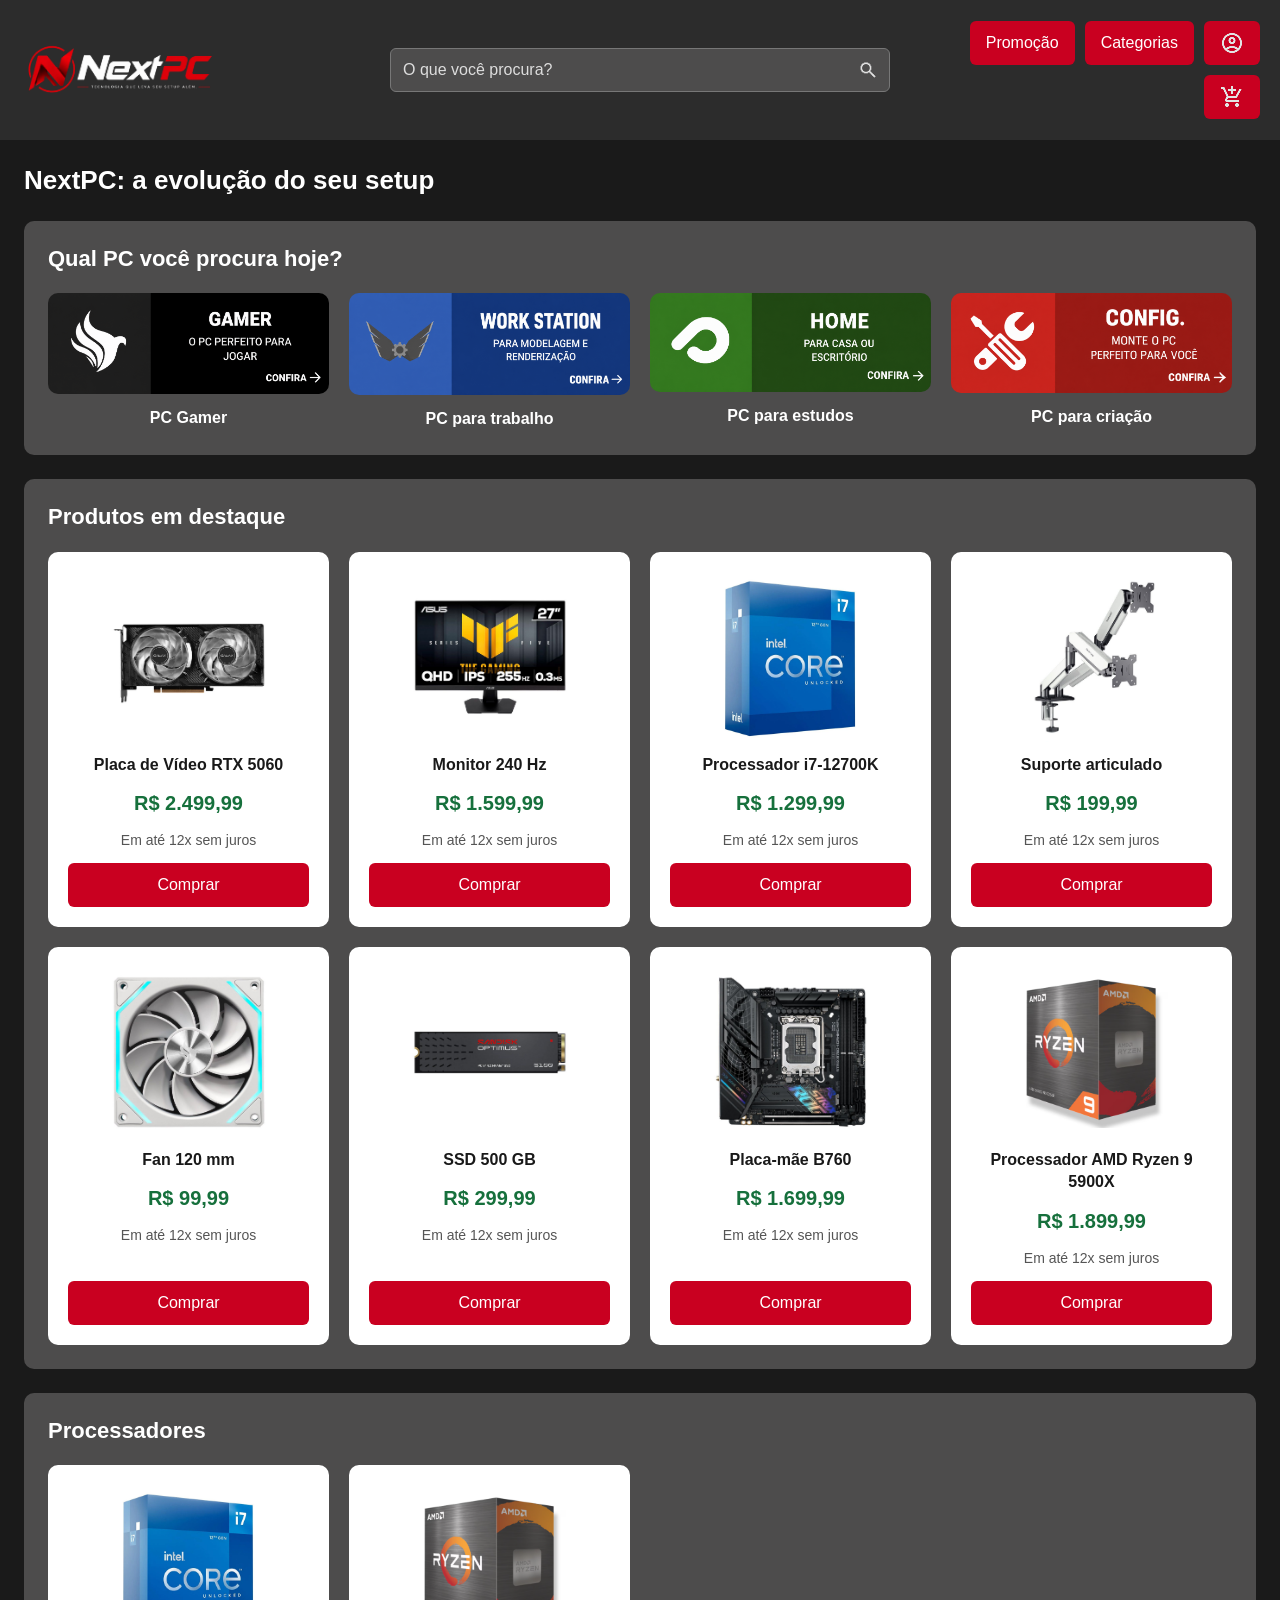
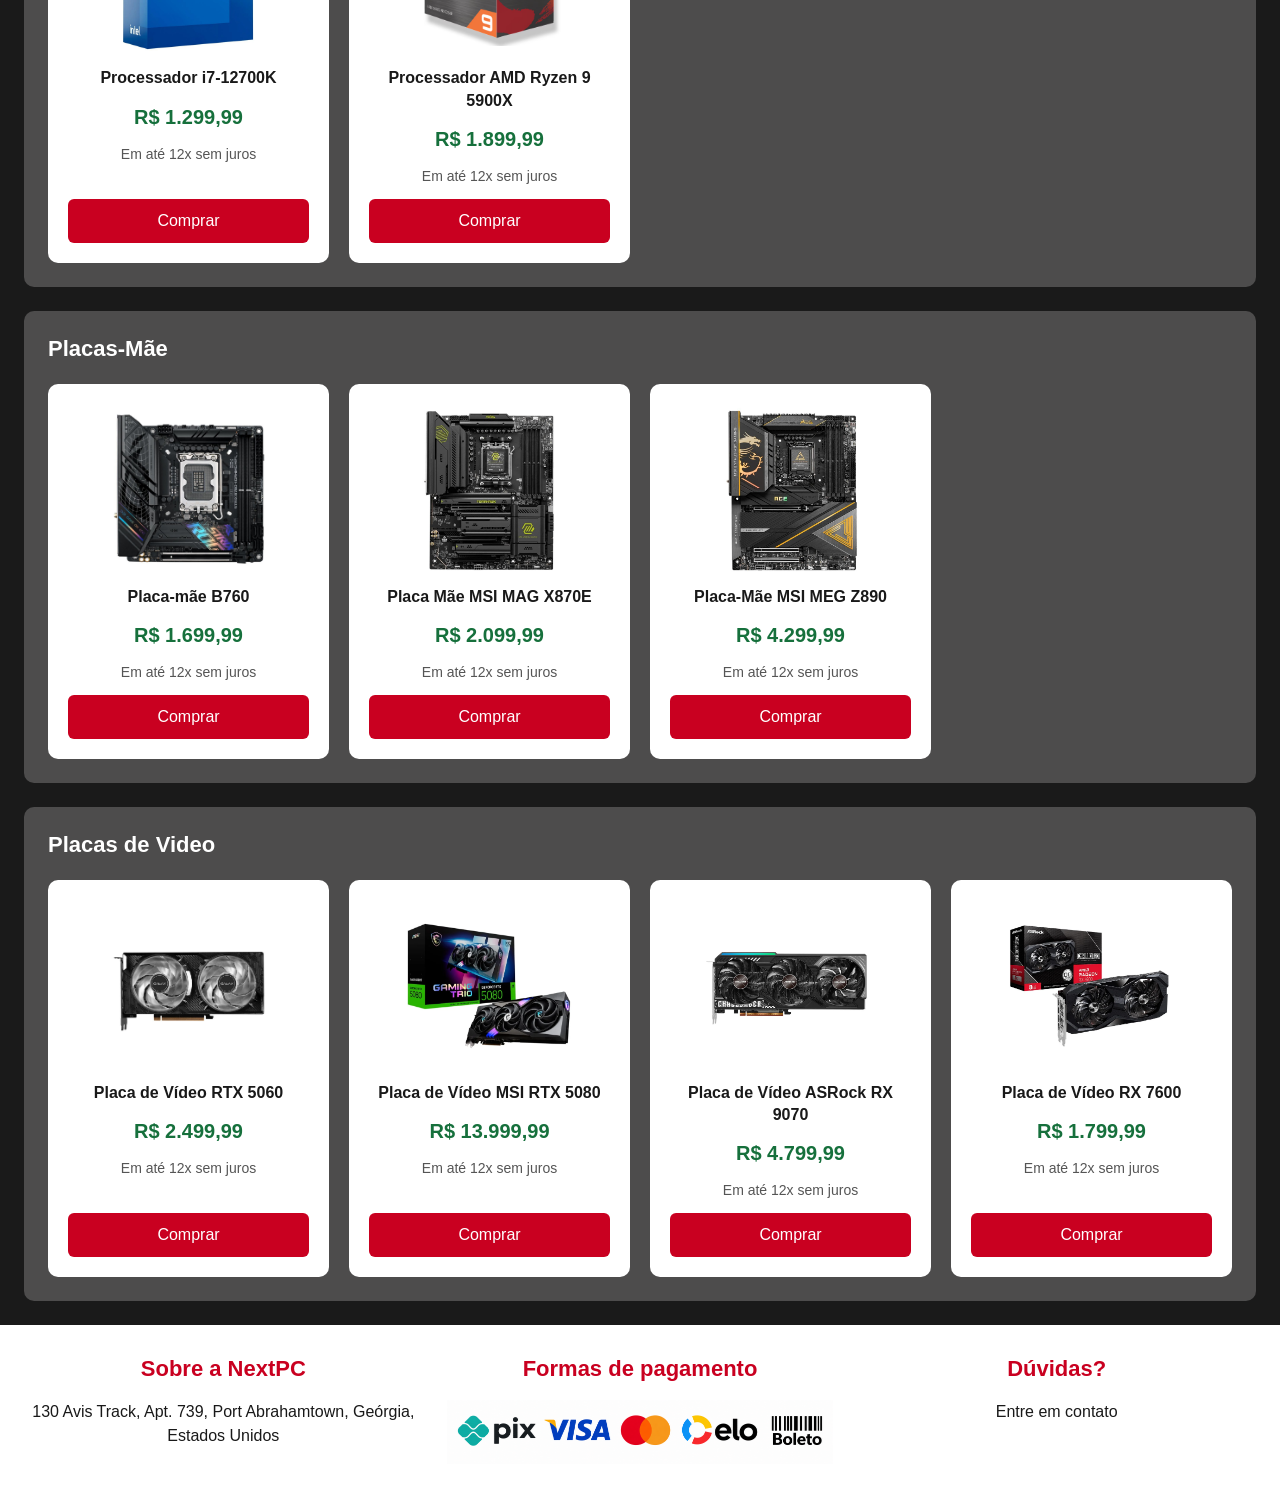
<file: index.html>
<!DOCTYPE html>
<html lang="pt-BR">
<head>
    <meta charset="UTF-8">
    <meta name="viewport" content="width=device-width, initial-scale=1.0">
    <title>NextPC</title>
    <link rel="stylesheet" href="css/style.css">
</head>

<body>

    <header>

        <div class="menu-superior">

            <a class="logo" href="index.html">
                <img src="imagens/logo.png" alt="NextPC">
            </a>

            <div class="barra-pesquisa">
                <input type="search" placeholder="O que você procura?">
                <img class="lupa" src="imagens/lupa.png">
            </div>

            <nav>
                <a href="#produtos">Promoção</a>
                <a href="categorias.html">Categorias</a>
                <a class="icone-conta" href="#"><img src="imagens/conta.png" alt="Conta"></a>
                <a class="icone-carrinho" href="#"><img src="imagens/carrinho.png" alt="Carrinho"></a>
            </nav>


        </div>

    </header>

    <main>
        <h1>NextPC: a evolução do seu setup</h1>

        <section id="categorias" class="categorias">
            <h2>Qual PC você procura hoje?</h2>
            <div class="grade-categorias">
                <a class="categoria" href="pc-gamer.html">
                    <img src="imagens/1.png" alt="">
                    <span>PC Gamer</span>
                </a>
                <a class="categoria" href="categoria.html">
                    <img src="imagens/2.png" alt="">
                    <span>PC para trabalho</span>
                </a>
                <a class="categoria" href="categoria.html">
                    <img src="imagens/3.png" alt="">
                    <span>PC para estudos</span>
                </a>
                <a class="categoria" href="categoria.html">
                    <img src="imagens/4.png" alt="">
                    <span>PC para criação</span>
                </a>
            </div>
        </section>

        <section id="produtos" class="produtos">
            <h2>Produtos em destaque</h2>
            <div class="grade-produtos">
                <article class="card">
                    <img src="imagens/placa_de_video.png" alt="Placa de vídeo RTX 5060">
                    <h3>Placa de Vídeo RTX 5060</h3>
                    <p class="preco">R$ 2.499,99</p>
                    <p class="parcelamento">Em até 12x sem juros</p>
                    <a class="botao" href="produto.html">Comprar</a>
                </article>

                <article class="card">
                    <img src="imagens/monitor.jpg" alt="Monitor 240 Hz">
                    <h3>Monitor 240 Hz</h3>
                    <p class="preco">R$ 1.599,99</p>
                    <p class="parcelamento">Em até 12x sem juros</p>
                    <a class="botao" href="produto.html">Comprar</a>
                </article>

                <article class="card">
                    <img src="imagens/processador.png" alt="Processador Intel Core i7-12700K">
                    <h3>Processador i7-12700K</h3>
                    <p class="preco">R$ 1.299,99</p>
                    <p class="parcelamento">Em até 12x sem juros</p>
                    <a class="botao" href="produto.html">Comprar</a>
                </article>

                <article class="card">
                    <img src="imagens/suporte_articulado.jpg" alt="Suporte articulado para monitor">
                    <h3>Suporte articulado</h3>
                    <p class="preco">R$ 199,99</p>
                    <p class="parcelamento">Em até 12x sem juros</p>
                    <a class="botao" href="produto.html">Comprar</a>
                </article>

                <article class="card">
                    <img src="imagens/fan.jpg" alt="Ventoinha de 120 mm">
                    <h3>Fan 120 mm</h3>
                    <p class="preco">R$ 99,99</p>
                    <p class="parcelamento">Em até 12x sem juros</p>
                    <a class="botao" href="produto.html">Comprar</a>
                </article>

                <article class="card">
                    <img src="imagens/ssd.jpg" alt="SSD de 500 GB">
                    <h3>SSD 500 GB</h3>
                    <p class="preco">R$ 299,99</p>
                    <p class="parcelamento">Em até 12x sem juros</p>
                    <a class="botao" href="produto.html">Comprar</a>
                </article>

                <article class="card">
                    <img src="imagens/placa_mae.jpg" alt="Placa-mãe B760">
                    <h3>Placa-mãe B760</h3>
                    <p class="preco">R$ 1.699,99</p>
                    <p class="parcelamento">Em até 12x sem juros</p>
                    <a class="botao" href="produto.html">Comprar</a>
                </article>

                <article class="card">
                    <img src="imagens/processador2.jpg" alt="Processador AMD Ryzen 9 5900X">
                    <h3>Processador AMD Ryzen 9 5900X</h3>
                    <p class="preco">R$ 1.899,99</p>
                    <p class="parcelamento">Em até 12x sem juros</p>
                    <a class="botao" href="produto.html">Comprar</a>
                </article>
            </div>
        </section>

        <section id="processadores" class="processadores">
            <h2>Processadores</h2>
            <div class="lista-processadores">
                <article class="card">
                    <img src="imagens/processador.png" alt="Processador Intel Core i7-12700K">
                    <h3>Processador i7-12700K</h3>
                    <p class="preco">R$ 1.299,99</p>
                    <p class="parcelamento">Em até 12x sem juros</p>
                    <a class="botao" href="produto.html">Comprar</a>
                </article>
                <article class="card">
                    <img src="imagens/processador2.jpg" alt="Processador AMD Ryzen 9 5900X">
                    <h3>Processador AMD Ryzen 9 5900X</h3>
                    <p class="preco">R$ 1.899,99</p>
                    <p class="parcelamento">Em até 12x sem juros</p>
                    <a class="botao" href="produto.html">Comprar</a>
                </article>
            </div>
        </section>

        <section id="placas-mae" class="placas-mae">
            <h2>Placas-Mãe</h2>
            <div class="lista-placas-mae">
                <article class="card">
                    <img src="imagens/placa_mae.jpg" alt="Placa-mãe B760">
                    <h3>Placa-mãe B760</h3>
                    <p class="preco">R$ 1.699,99</p>
                    <p class="parcelamento">Em até 12x sem juros</p>
                    <a class="botao" href="produto.html">Comprar</a>
                </article>
                <article class="card">
                    <img src="imagens/placa_mae2.jpg" alt="Placa Mãe MSI MAG X870E">
                    <h3>Placa Mãe MSI MAG X870E</h3>
                    <p class="preco">R$ 2.099,99</p>
                    <p class="parcelamento">Em até 12x sem juros</p>
                    <a class="botao" href="produto.html">Comprar</a>
                </article>
                <article class="card">
                    <img src="imagens/placa_mae3.jpg" alt="Placa-Mãe MSI MEG Z890">
                    <h3>Placa-Mãe MSI MEG Z890</h3>
                    <p class="preco">R$ 4.299,99</p>
                    <p class="parcelamento">Em até 12x sem juros</p>
                    <a class="botao" href="produto.html">Comprar</a>
                </article>
            </div>
        </section>

        <section id="placas-video" class="placas-video">
            <h2>Placas de Video</h2>
            <div class="lista-placas-video">
                <article class="card">
                    <img src="imagens/placa_de_video.png" alt="Placa de vídeo RTX 5060">
                    <h3>Placa de Vídeo RTX 5060</h3>
                    <p class="preco">R$ 2.499,99</p>
                    <p class="parcelamento">Em até 12x sem juros</p>
                    <a class="botao" href="produto.html">Comprar</a>
                </article>
                <article class="card">
                    <img src="imagens/placa_de_video2.png" alt="Placa Mãe MSI MAG X870E">
                    <h3>Placa de Vídeo MSI RTX 5080</h3>
                    <p class="preco">R$ 13.999,99</p>
                    <p class="parcelamento">Em até 12x sem juros</p>
                    <a class="botao" href="produto.html">Comprar</a>
                </article>
                <article class="card">
                    <img src="imagens/placa_de_video3.png" alt="Placa-Mãe MSI MEG Z890">
                    <h3>Placa de Vídeo ASRock RX 9070</h3>
                    <p class="preco">R$ 4.799,99</p>
                    <p class="parcelamento">Em até 12x sem juros</p>
                    <a class="botao" href="produto.html">Comprar</a>
                </article>
                <article class="card">
                    <img src="imagens/placa_de_video4.png" alt="Placa-Mãe MSI MEG Z890">
                    <h3>Placa de Vídeo RX 7600</h3>
                    <p class="preco">R$ 1.799,99</p>
                    <p class="parcelamento">Em até 12x sem juros</p>
                    <a class="botao" href="produto.html">Comprar</a>
                </article>
            </div>
        </section>

    </main>

    <footer class="footer">

        <section id="sobre">
            <h2>Sobre a NextPC</h2>
            <p>130 Avis Track, Apt. 739, Port Abrahamtown, Geórgia, Estados Unidos</p>
        </section>

        <section>
            <h2>Formas de pagamento</h2>
            <img class="pagamentos" src="imagens/formas_de_pagamento.png" alt="Formas de pagamento">
        </section>

        <section>
            <h2>Dúvidas?</h2>
            <a href="#contato">Entre em contato</a>
        </section>

    </footer>

</body>
</html>
</file>
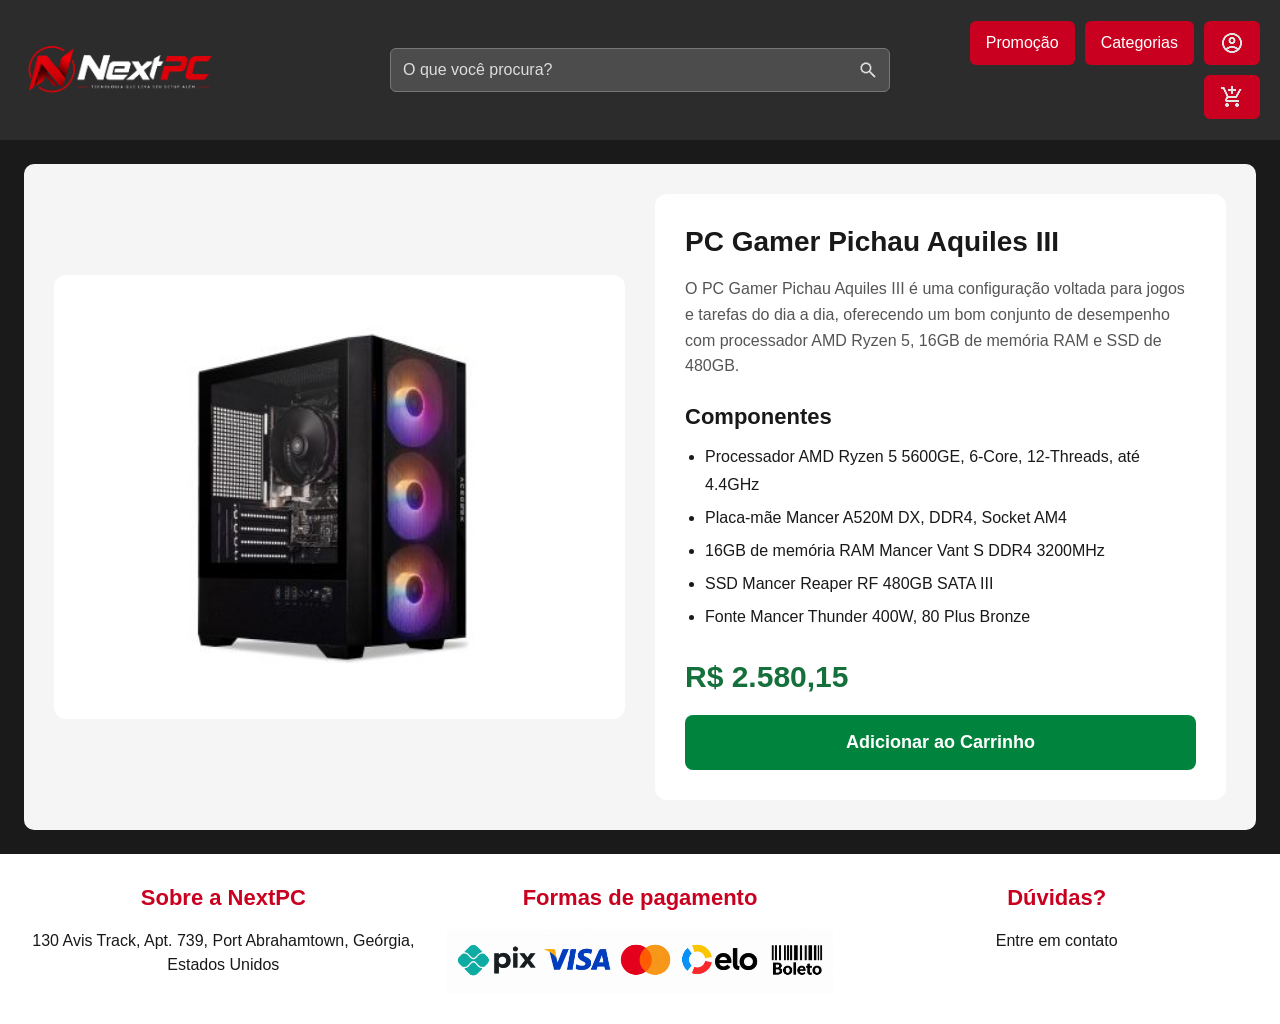
<file: aquiles-iii.html>
<!DOCTYPE html>
<html lang="pt-BR">

<head>
    <meta charset="UTF-8">
    <meta name="viewport" content="width=device-width, initial-scale=1.0">
    <title>PC Gamer Aquiles III - NextPC</title>
    <link rel="stylesheet" href="css/style.css">
</head>

<body>

    <header>

        <div class="menu-superior">

            <a class="logo" href="index.html">
                <img src="imagens/logo.png" alt="NextPC">
            </a>

            <div class="barra-pesquisa">
                <input type="search" placeholder="O que você procura?">
                <img class="lupa" src="imagens/lupa.png">
            </div>

            <nav>
                <a href="#produtos">Promoção</a>
                <a href="categorias.html">Categorias</a>
                <a class="icone-conta" href="#"><img src="imagens/conta.png" alt="Conta"></a>
                <a class="icone-carrinho" href="#"><img src="imagens/carrinho.png" alt="Carrinho"></a>
            </nav>


        </div>

    </header>

    <main>

        <section class="produto-detalhe">

            <div class="imagem-produto">
                <img src="imagens/aquiles III.jpg" alt="PC Gamer Pichau Aquiles III">
            </div>

            <div class="informacoes-produto">

                <h1>PC Gamer Pichau Aquiles III</h1>

                <p class="descricao">
                    O PC Gamer Pichau Aquiles III é uma configuração voltada para jogos
                    e tarefas do dia a dia, oferecendo um bom conjunto de desempenho
                    com processador AMD Ryzen 5, 16GB de memória RAM e SSD de 480GB.
                </p>

                <h2>Componentes</h2>

                <ul>
                    <li>Processador AMD Ryzen 5 5600GE, 6-Core, 12-Threads, até 4.4GHz</li>
                    <li>Placa-mãe Mancer A520M DX, DDR4, Socket AM4</li>
                    <li>16GB de memória RAM Mancer Vant S DDR4 3200MHz</li>
                    <li>SSD Mancer Reaper RF 480GB SATA III</li>
                    <li>Fonte Mancer Thunder 400W, 80 Plus Bronze</li>
                </ul>

                <div class="preco-produto">
                    R$ 2.580,15
                </div>

                <button class="botao-compra">
                    Adicionar ao Carrinho
                </button>

            </div>

        </section>

    </main>

    <footer class="footer">

        <section id="sobre">
            <h2>Sobre a NextPC</h2>
            <p>130 Avis Track, Apt. 739, Port Abrahamtown, Geórgia, Estados Unidos</p>
        </section>

        <section>
            <h2>Formas de pagamento</h2>
            <img class="pagamentos" src="imagens/formas_de_pagamento.png" alt="Formas de pagamento">
        </section>

        <section>
            <h2>Dúvidas?</h2>
            <a href="#contato">Entre em contato</a>
        </section>

    </footer>

</body>

</html>
</file>
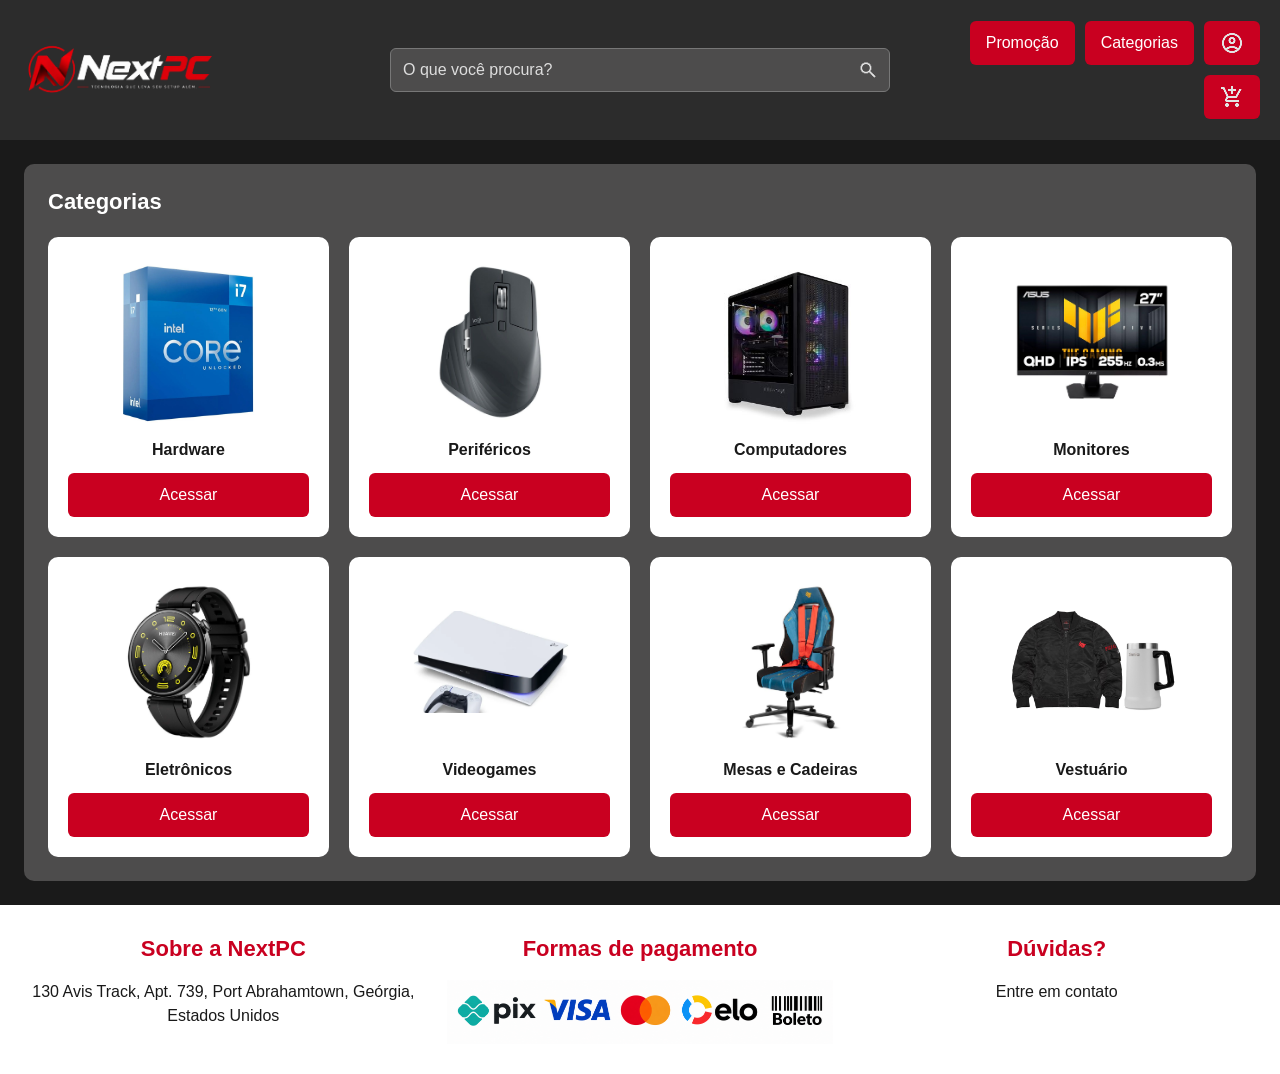
<file: categorias.html>
<!DOCTYPE html>
<html lang="pt-BR">
<head>
    <meta charset="UTF-8">
    <meta name="viewport" content="width=device-width, initial-scale=1.0">
    <title>Categoria - NextPC</title>
    <link rel="stylesheet" href="css/style.css">
</head>
<body>

    <header>

        <div class="menu-superior">

            <a class="logo" href="index.html">
                <img src="imagens/logo.png" alt="NextPC">
            </a>

            <div class="barra-pesquisa">
                <input type="search" placeholder="O que você procura?">
                <img class="lupa" src="imagens/lupa.png">
            </div>

            <nav>
                <a href="#produtos">Promoção</a>
                <a href="categorias.html">Categorias</a>
                <a class="icone-conta" href="#"><img src="imagens/conta.png" alt="Conta"></a>
                <a class="icone-carrinho" href="#"><img src="imagens/carrinho.png" alt="Carrinho"></a>
            </nav>


        </div>

    </header>

    <main>

        <section id="produtos" class="produtos">
            <h2>Categorias</h2>
            <div class="grade-produtos">

                <article class="card">
                    <img src="imagens/processador.png" alt="Hardware">
                    <h3>Hardware</h3>
                    <a class="botao" href="#">Acessar</a>
                </article>

                <article class="card">
                    <img src="imagens/Perifericos.png" alt="Periféricos">
                    <h3>Periféricos</h3>
                    <a class="botao" href="#">Acessar</a>
                </article>

                <article class="card">
                    <img src="imagens/dríade XIV.jpg" alt="Computadores">
                    <h3>Computadores</h3>
                    <a class="botao" href="pc-gamer.html">Acessar</a>
                </article>

                <article class="card">
                    <img src="imagens/monitor.jpg" alt="Monitor">
                    <h3>Monitores</h3>
                    <a class="botao" href="#">Acessar</a>
                </article>

                <article class="card">
                    <img src="imagens/Eletronicos.png" alt="Eletrônicos">
                    <h3>Eletrônicos</h3>
                    <a class="botao" href="#">Acessar</a>
                </article>

                <article class="card">
                    <img src="imagens/videogames.png" alt="Videogames">
                    <h3>Videogames</h3>
                    <a class="botao" href="#">Acessar</a>
                </article>

                <article class="card">
                    <img src="imagens/mesas_cadeiras.png" alt="Mesas e Cadeiras">
                    <h3>Mesas e Cadeiras</h3>
                    <a class="botao" href="#">Acessar</a>
                </article>

                <article class="card">
                    <img src="imagens/Vestuario.png" alt="Vestuário">
                    <h3>Vestuário</h3>
                    <a class="botao" href="#">Acessar</a>
                </article>
            </div>

        </section>       

    </main>

    <footer class="footer">

        <section id="sobre">
            <h2>Sobre a NextPC</h2>
            <p>130 Avis Track, Apt. 739, Port Abrahamtown, Geórgia, Estados Unidos</p>
        </section>

        <section>
            <h2>Formas de pagamento</h2>
            <img class="pagamentos" src="imagens/formas_de_pagamento.png" alt="Formas de pagamento">
        </section>

        <section>
            <h2>Dúvidas?</h2>
            <a href="#contato">Entre em contato</a>
        </section>

    </footer>       

</body>
</file>
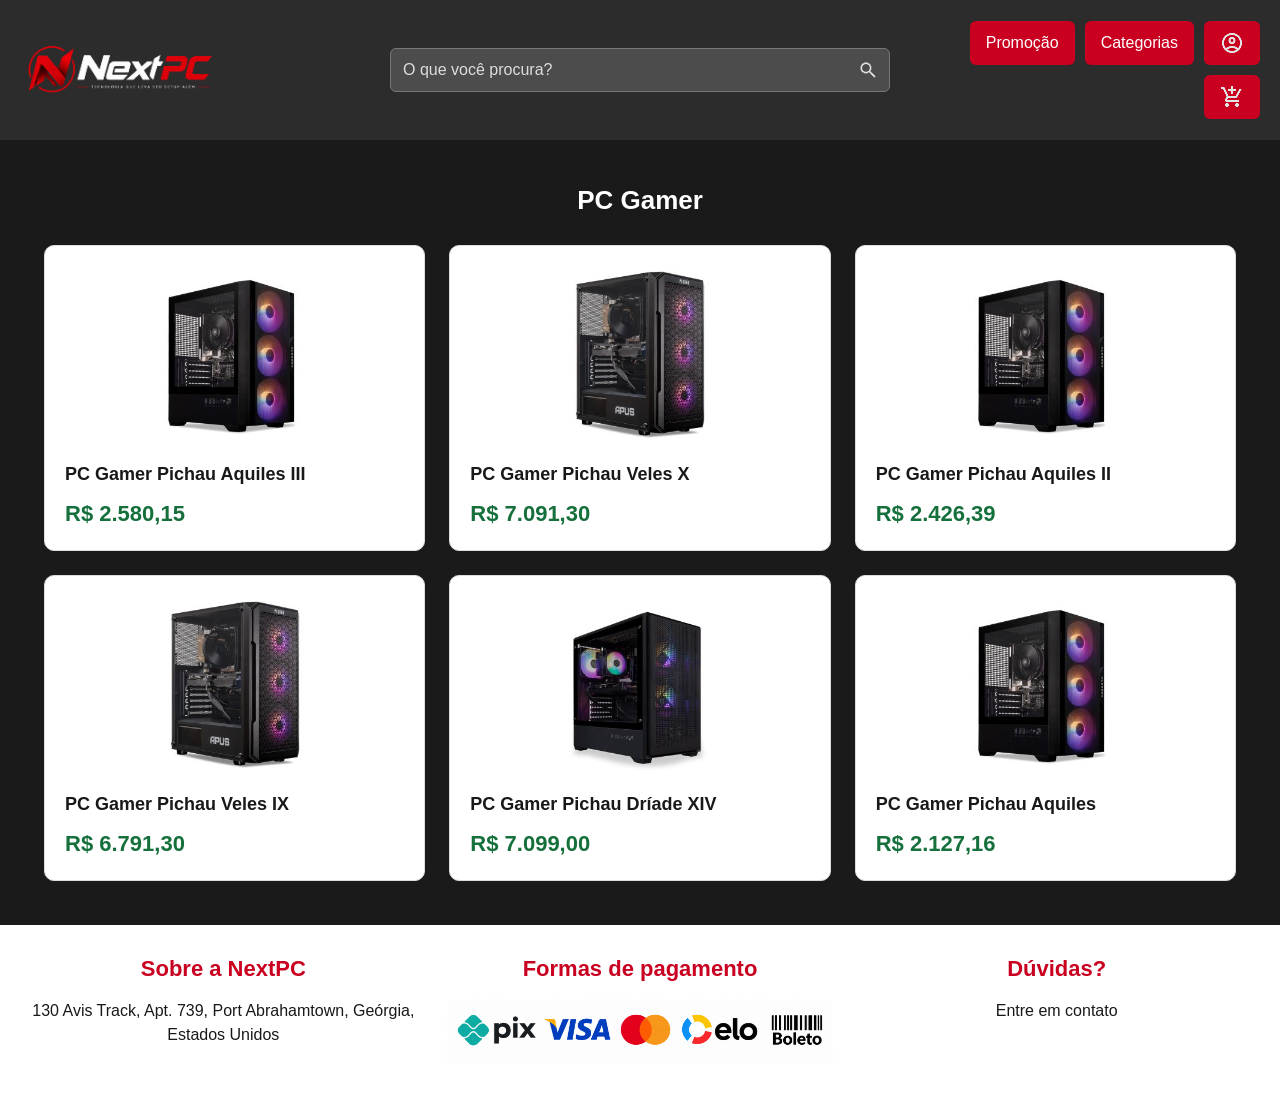
<file: pc-gamer.html>
<!DOCTYPE html>
<html lang="pt-BR">

<head>
    <meta charset="UTF-8">
    <meta name="viewport" content="width=device-width, initial-scale=1.0">
    <title>PC Gamer - NextPC</title>
    <link rel="stylesheet" href="css/style.css">
</head>

<body>

    <header>

        <div class="menu-superior">

            <a class="logo" href="index.html">
                <img src="imagens/logo.png" alt="NextPC">
            </a>

            <div class="barra-pesquisa">
                <input type="search" placeholder="O que você procura?">
                <img class="lupa" src="imagens/lupa.png">
            </div>

            <nav>
                <a href="#produtos">Promoção</a>
                <a href="categorias.html">Categorias</a>
                <a class="icone-conta" href="#"><img src="imagens/conta.png" alt="Conta"></a>
                <a class="icone-carrinho" href="#"><img src="imagens/carrinho.png" alt="Carrinho"></a>
            </nav>


        </div>

    </header>

    <main>

        <section class="categoria-pc">
            <h1>PC Gamer</h1>

            <div class="grid-produtos">

                <article class="produto">
                    <a href="aquiles-iii.html">
                        <img src="imagens/aquiles III.jpg" alt="PC Gamer Pichau Aquiles III">
                        <h2>PC Gamer Pichau Aquiles III</h2>
                        <p>R$ 2.580,15</p>
                    </a>
                </article>

                <article class="produto">
                    <a href="#">
                        <img src="imagens/veles X.jpg" alt="PC Gamer Pichau Veles X">
                        <h2>PC Gamer Pichau Veles X</h2>
                        <p>R$ 7.091,30</p>
                    </a>
                </article>

                <article class="produto">
                    <a href="#">
                        <img src="imagens/aquiles II.jpg" alt="PC Gamer Pichau Aquiles II">
                        <h2>PC Gamer Pichau Aquiles II</h2>
                        <p>R$ 2.426,39</p>
                    </a>
                </article>

                <article class="produto">
                    <a href="#">
                        <img src="imagens/veles IX.jpg" alt="PC Gamer Pichau Veles IX">
                        <h2>PC Gamer Pichau Veles IX</h2>
                        <p>R$ 6.791,30</p>
                    </a>
                </article>

                <article class="produto">
                    <a href="#">
                        <img src="imagens/dríade XIV.jpg" alt="PC Gamer Pichau Dríade XIV">
                        <h2>PC Gamer Pichau Dríade XIV</h2>
                        <p>R$ 7.099,00</p>
                    </a>
                </article>

                <article class="produto">
                    <a href="#">
                        <img src="imagens/aquiles.jpg" alt="PC Gamer Pichau Aquiles">
                        <h2>PC Gamer Pichau Aquiles</h2>
                        <p>R$ 2.127,16</p>
                    </a>
                </article>

            </div>
        </section>

    </main>

    <footer class="footer">

        <section id="sobre">
            <h2>Sobre a NextPC</h2>
            <p>130 Avis Track, Apt. 739, Port Abrahamtown, Geórgia, Estados Unidos</p>
        </section>

        <section>
            <h2>Formas de pagamento</h2>
            <img class="pagamentos" src="imagens/formas_de_pagamento.png" alt="Formas de pagamento">
        </section>

        <section>
            <h2>Dúvidas?</h2>
            <a href="#contato">Entre em contato</a>
        </section>

    </footer>

</body>

</html>
</file>
<file: css/style.css>
/* */
/* Margin - espaço dos elementos de Fora */
/* Margins define the distance between an element's border and the surrounding elements */
/* You can set the margin property to inherit to let the margin be inherited from the parent element. */
/* You can set the margin property to inherit to let the margin be inherited from the parent element. */

/* Padding - espaço do elemento de Dentro */
/* The CSS padding properties are used to generate space around an element's content, inside of any defined borders.*/




/* gloval */

* {
    box-sizing: border-box;
}

body {
    margin: 0;
    font-family: Arial, sans-serif;
    background-color: #1a1a1a;
    color: #fff;
    line-height: 1.5;
}

img {
    display: block;
    max-width: 100%;
    height: auto;
}

a {
    color: inherit;
    text-decoration: none;
}

input,
button {
    font: inherit;
}

a:focus-visible,
button:focus-visible,
input:focus-visible {
    outline: 3px solid #3388ff;
    outline-offset: 3px;
}

h1,
h2,
h3,
p {
    margin-top: 0;
}

h1 {
    margin-bottom: 0;
    font-size: 26px;
    line-height: 1.25;
}

h2 {
    margin-bottom: 20px;
    font-size: 22px;
    line-height: 1.3;
}

/* CABEÇALHO - header */

header {
    background-color: #2c2c2c;
}

.menu-superior {
    display: grid;
    grid-template-columns:
        minmax(0, 1fr) minmax(0, 500px) minmax(0, 1fr);
    align-items: center;
    gap: 20px;
    max-width: 1500px;
    margin-inline: auto;
    padding: 20px;
}

.logo {
    display: block;
    width: 200px;
    max-width: 100%;
}

.logo img {
    width: 100%;
}

.barra-pesquisa {
    position: relative;
    width: 100%;
    
}

.barra-pesquisa input {
    width: 100%;
    min-width: 0;
    height: 44px;
    padding: 10px 44px 10px 12px;
    border: 1px solid #777;
    border-radius: 6px;
    background-color: #4d4c4c;
    color: #fff;
}

.barra-pesquisa input::placeholder {
    color: #ddd;
}

.barra-pesquisa .lupa {
    position: absolute;
    top: 50%;
    right: 12px;
    width: 20px;
    height: 20px;
    transform: translateY(-50%);
    object-fit: contain;
    pointer-events: none;
}

.menu-superior nav {
    display: flex;
    flex-wrap: wrap;
    justify-content: flex-end;
    gap: 10px;
}

.menu-superior nav a,
.botao {
    display: inline-block;
    padding: 10px 16px;
    border-radius: 6px;
    background-color: #c90020;
    color: #fff;
    text-align: center;
    transition: background-color 0.2s;
}

.menu-superior nav a:hover,
.botao:hover {
    background-color: #a3001a;
}

/* Main */

main {
    display: grid;
    grid-template-columns: minmax(0, 1fr);
    gap: 24px;
    width: 100%;
    max-width: 1500px;
    margin-inline: auto;
    padding: 24px;
}

main > section {
    min-width: 0;
    padding: 24px;
    border-radius: 10px;
    background-color: #4d4c4c;
}


/* Categorias da Pagina Inicial */

.grade-categorias {
    display: grid;
    grid-template-columns: repeat(4, minmax(0, 1fr));
    gap: 20px;
}

.categoria {
    display: flex;
    flex-direction: column;
    align-items: center;
    gap: 12px;
    min-width: 0;
    text-align: center;
}

.categoria img {
    width: 100%;
    border-radius: 10px;
}

.categoria span {
    font-weight: bold;
}

.categoria:hover {
    text-decoration: underline;
}


/* Produtos Pagina Inicial */

.grade-produtos,
.lista-processadores,
.lista-placas-mae,
.lista-placas-video {
    display: grid;
    grid-template-columns: repeat(4, minmax(0, 1fr));
    gap: 20px;
}

.card {
    display: flex;
    flex-direction: column;
    align-items: center;
    gap: 12px;
    min-width: 0;
    padding: 20px;
    border-radius: 10px;
    background-color: #fff;
    color: #191919;
    text-align: center;
}

.card img {
    width: 170px;
    height: 170px;
    object-fit: contain;
}

.card h3,
.card p {
    margin: 0;
}

.card h3 {
    font-size: 16px;
    line-height: 1.4;
    overflow-wrap: anywhere;
}

.preco {
    color: #16703c;
    font-size: 20px;
    font-weight: bold;
}

.parcelamento {
    color: #555;
    font-size: 14px;
}

.card .botao {
    width: 100%;
    margin-top: auto;
}


/* pc-gamer */

.categoria-pc {
    padding: 20px;
    background-color: transparent;
}

.categoria-pc h1 {
    margin-bottom: 28px;
    color: #fff;
    text-align: center;
}

.grid-produtos {
    display: grid;
    grid-template-columns: repeat(3, minmax(0, 1fr));
    gap: 24px;
}

.produto {
    min-width: 0;
    border: 1px solid #ddd;
    border-radius: 10px;
    background-color: #fff;
    color: #191919;
    transition: transform 0.2s, box-shadow 0.2s;
}

.produto:hover {
    transform: translateY(-4px);
    box-shadow: 0 8px 20px rgb(0 0 0 / 20%);
}

.produto a {
    display: flex;
    flex-direction: column;
    height: 100%;
    padding: 20px;
    border-radius: inherit;
}

.produto img {
    width: 100%;
    height: 180px;
    object-fit: contain;
}

.produto h2 {
    margin: 16px 0 10px;
    font-size: 18px;
    line-height: 1.4;
    overflow-wrap: anywhere;
}

.produto p {
    margin: auto 0 0;
    color: #16703c;
    font-size: 22px;
    font-weight: bold;
}

/* aquiles iii */

.produto-detalhe {
    display: grid;
    grid-template-columns: repeat(2, minmax(0, 1fr));
    align-items: center;
    gap: 30px;
    padding: 30px;
    background-color: #f5f5f5;
    color: #191919;
}

.imagem-produto,
.informacoes-produto {
    min-width: 0;
    padding: 30px;
    border-radius: 12px;
    background-color: #fff;
    color: #191919;
}

.imagem-produto img {
    width: 100%;
    max-width: 550px;
    height: clamp(240px, 30vw, 420px);
    margin-inline: auto;
    object-fit: contain;
}

.informacoes-produto h1 {
    margin-bottom: 16px;
    font-size: 28px;
    line-height: 1.3;
}

.descricao {
    margin-bottom: 20px;
    color: #555;
    font-size: 16px;
    line-height: 1.6;
}

.informacoes-produto h2 {
    margin: 24px 0 12px;
    font-size: 22px;
}

.informacoes-produto ul {
    margin: 0;
    padding-left: 20px;
    line-height: 1.7;
}

.informacoes-produto li + li {
    margin-top: 6px;
}

.preco-produto {
    margin-top: 24px;
    color: #16703c;
    font-size: 30px;
    font-weight: bold;
}

.botao-compra {
    display: block;
    width: 100%;
    margin-top: 16px;
    padding: 14px 20px;
    border: none;
    border-radius: 8px;
    background-color: #00843d;
    color: #fff;
    font-size: 18px;
    font-weight: bold;
    text-align: center;
    cursor: pointer;
    transition: background-color 0.2s;
}

.botao-compra:hover {
    background-color: #006d32;
}


/* =========================
   RODAPÉ
========================= */

.footer {
    display: grid;
    grid-template-columns: repeat(3, minmax(0, 1fr));
    gap: 30px;
    padding: 30px;
    background-color: #fff;
    color: #191919;
    text-align: center;
}

.footer section {
    min-width: 0;
}

.footer h2 {
    margin-bottom: 16px;
    color: #c90020;
}

.footer p {
    margin-bottom: 0;
}

.footer a:hover {
    text-decoration: underline;
}

.pagamentos {
    width: 400px;
    max-width: 100%;
    margin-inline: auto;
}
</file>
